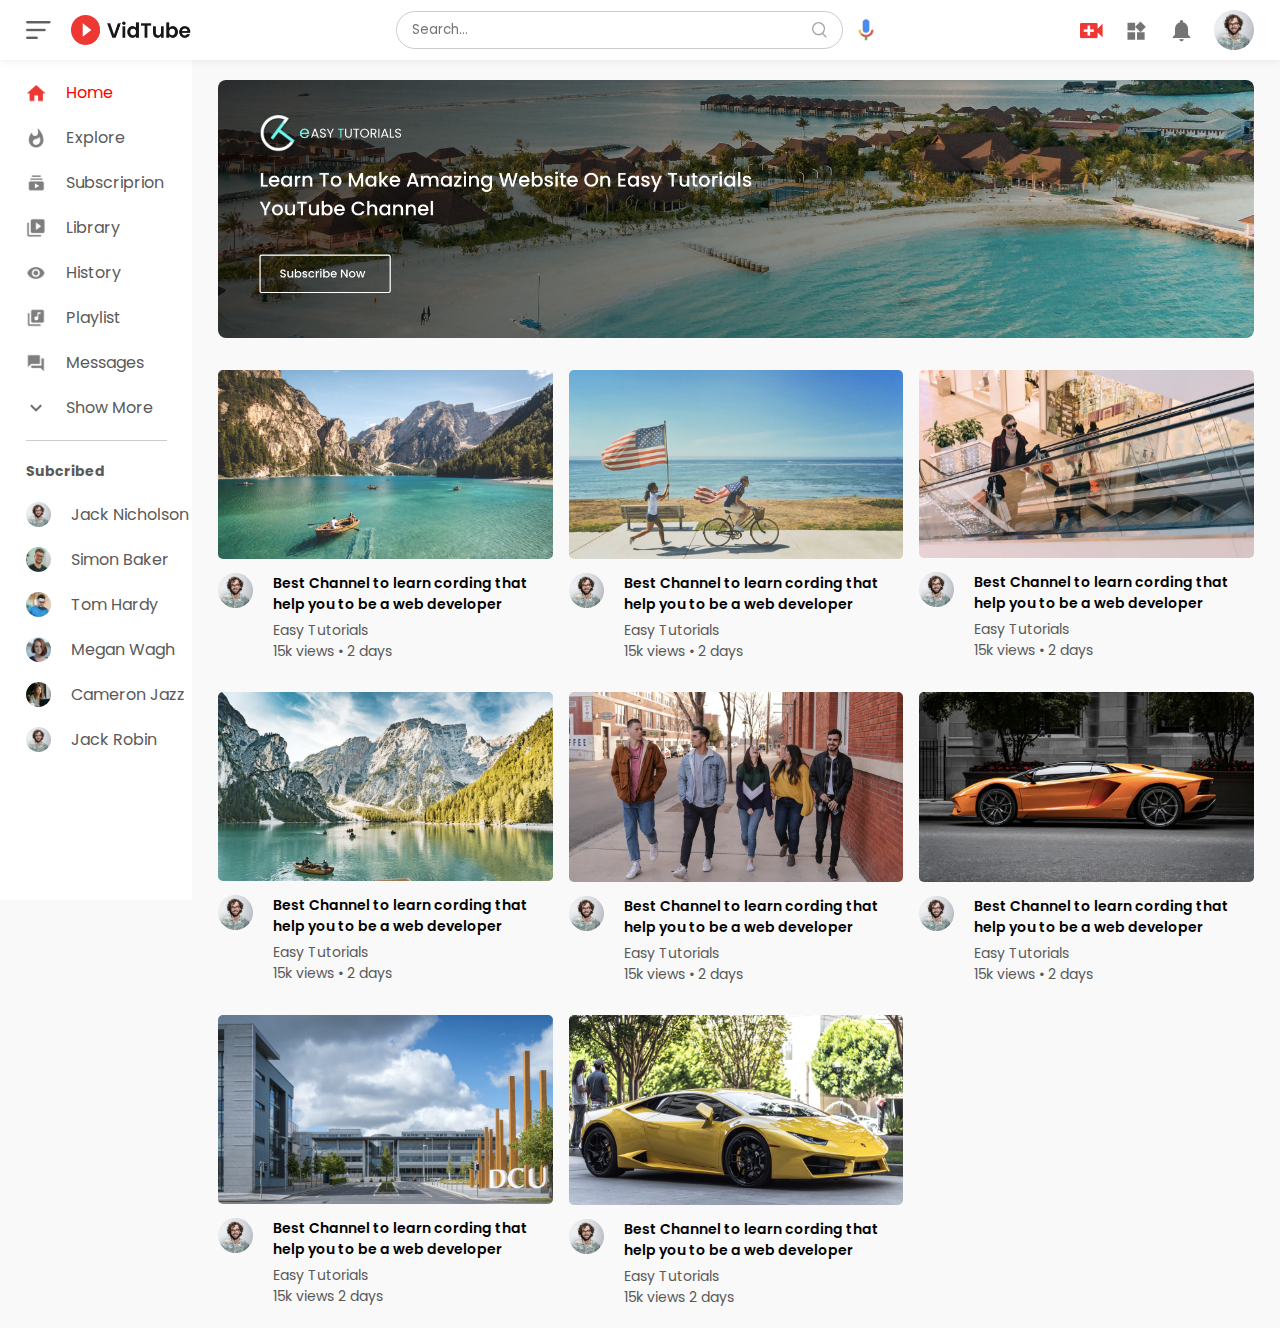
<file: index.html>
<!DOCTYPE html>
<html lang="en">
<head>
    <meta charset="UTF-8">
    <meta name="viewport" content="width=device-width, initial-scale=1.0">
    <title>Youtube Website</title>
    <link rel="stylesheet" href="css/style.css">
</head>
<body>
    <nav class="flex-div">
        <div class="nav-left flex-div">
            <img src="images/menu.png" alt="" class="menu-icon">
            <img src="images/logo.png" alt="" class="logo">

        </div>
        <div class="nav-middle flex-div">
            <div class="search-box flex-div">
                <input type="text" placeholder="Search...">
                <img src="images/search.png" alt="" srcset="">
            </div>

            <img src="images/voice-search.png" alt="" class="mic-icon">

        </div>



        <div class="nav-right flex-div">
            <img src="images/upload.png" alt="">
            <img src="images/more.png" alt="">
            <img src="images/notification.png" alt="">
            <img src="images/Jack.png" alt="" class="user-icon">

        </div>
    </nav>

    <!------------------- sidebar ------------------------>

    <div class="sidebar">
        <div class="shortcut-links">
            <a href=""> <img src="images/home.png" alt="" srcset=""> <p>Home</p> </a>
            <a href=""> <img src="images/explore.png" alt="" srcset=""> <p>Explore</p> </a>
            <a href=""> <img src="images/subscriprion.png" alt="" srcset=""> <p>Subscriprion</p> </a>
            <a href=""> <img src="images/library.png" alt="" srcset=""> <p>Library</p> </a>
            <a href=""> <img src="images/history.png" alt="" srcset=""> <p>History</p> </a>
            <a href=""> <img src="images/playlist.png" alt="" srcset=""> <p>Playlist</p> </a>
            <a href=""> <img src="images/messages.png" alt="" srcset=""> <p>Messages</p> </a>
            <a href=""> <img src="images/show-more.png" alt="" srcset=""> <p>Show More</p> </a>
            <hr/>
        </div>

        <div class="subcribed-list">
            <h3>Subcribed</h3>
            <a href=""> <img src="images/Jack.png" alt="" srcset=""> <p>Jack Nicholson </p> </a>
            <a href=""> <img src="images/simon.png" alt="" srcset=""> <p>Simon Baker</p> </a>
            <a href=""> <img src="images/tom.png" alt="" srcset=""> <p>Tom Hardy</p> </a>
            <a href=""> <img src="images/megan.png" alt="" srcset=""> <p>Megan Wagh</p> </a>
            <a href=""> <img src="images/cameron.png" alt="" srcset=""> <p>Cameron Jazz </p> </a>
            <a href=""> <img src="images/Jack.png" alt="" srcset=""> <p>Jack Robin </p> </a>
        </div>
    </div>

        <!-- -------- main content --------------------- -->
    <div class="container">
        <div class="banner">
            <img src="images/banner.png" alt="" srcset="">
        </div>
        
        <div class="list-container">
            <div class="vid-list">
                <a href="play-video.html">  
                    <img src="images/thumbnail1.png" alt="" class="thumbnail"></a>
              
                <div class="flex-div">
                    <img src="images/Jack.png" alt="">
                    <div class="vid-info">
                        <a href="play-video.html"> Best Channel to learn cording that help  you to be a web developer </a>
                        <p>Easy Tutorials</p>
                        <p>15k views &bull; 2 days</p>
                    </div>
                </div>
            </div>

            <div class="vid-list">
                <a href="">  <img src="images/thumbnail2.png" alt="" class="thumbnail"></a>
              
                <div class="flex-div">
                    <img src="images/Jack.png" alt="">
                    <div class="vid-info">
                        <a href=""> Best Channel to learn cording that help  you to be a web developer </a>
                        <p>Easy Tutorials</p>
                        <p>15k views &bull; 2 days</p>
                    </div>
                </div>
            </div>

            <div class="vid-list">
                <a href="">  <img src="images/thumbnail3.png" alt="" class="thumbnail"></a>
              
                <div class="flex-div">
                    <img src="images/Jack.png" alt="">
                    <div class="vid-info">
                        <a href=""> Best Channel to learn cording that help  you to be a web developer </a>
                        <p>Easy Tutorials</p>
                        <p>15k views &bull; 2 days</p>
                    </div>
                </div>
            </div>

            <div class="vid-list">
                <a href="">  <img src="images/thumbnail4.png" alt="" class="thumbnail"></a>
              
                <div class="flex-div">
                    <img src="images/Jack.png" alt="">
                    <div class="vid-info">
                        <a href=""> Best Channel to learn cording that help  you to be a web developer </a>
                        <p>Easy Tutorials</p>
                        <p>15k views &bull; 2 days</p>
                    </div>
                </div>
            </div>


            <div class="vid-list">
                <a href="">  <img src="images/thumbnail5.png" alt="" class="thumbnail"></a>
              
                <div class="flex-div">
                    <img src="images/Jack.png" alt="">
                    <div class="vid-info">
                        <a href=""> Best Channel to learn cording that help  you to be a web developer </a>
                        <p>Easy Tutorials</p>
                        <p>15k views &bull; 2 days</p>
                    </div>
                </div>
            </div>

            <div class="vid-list">
                <a href="">  <img src="images/thumbnail6.png" alt="" class="thumbnail"></a>
              
                <div class="flex-div">
                    <img src="images/Jack.png" alt="">
                    <div class="vid-info">
                        <a href=""> Best Channel to learn cording that help  you to be a web developer </a>
                        <p>Easy Tutorials</p>
                        <p>15k views &bull; 2 days</p>
                    </div>
                </div>
            </div>


            <div class="vid-list">
                <a href="">  <img src="images/thumbnail7.png" alt="" class="thumbnail"></a>
              
                <div class="flex-div">
                    <img src="images/Jack.png" alt="">
                    <div class="vid-info">
                        <a href=""> Best Channel to learn cording that help  you to be a web developer </a>
                        <p>Easy Tutorials</p>
                        <p>15k views 2 days</p>
                    </div>
                </div>
            </div>
            <div class="vid-list">
                <a href="">  <img src="images/thumbnail8.png" alt="" class="thumbnail"></a>
              
                <div class="flex-div">
                    <img src="images/Jack.png" alt="">
                    <div class="vid-info">
                        <a href=""> Best Channel to learn cording that help  you to be a web developer </a>
                        <p>Easy Tutorials</p>
                        <p>15k views 2 days</p>
                    </div>
                </div>
            </div>


        </div>


    </div>




    <script src="js/script.js"></script>
</body>
</html>
</file>
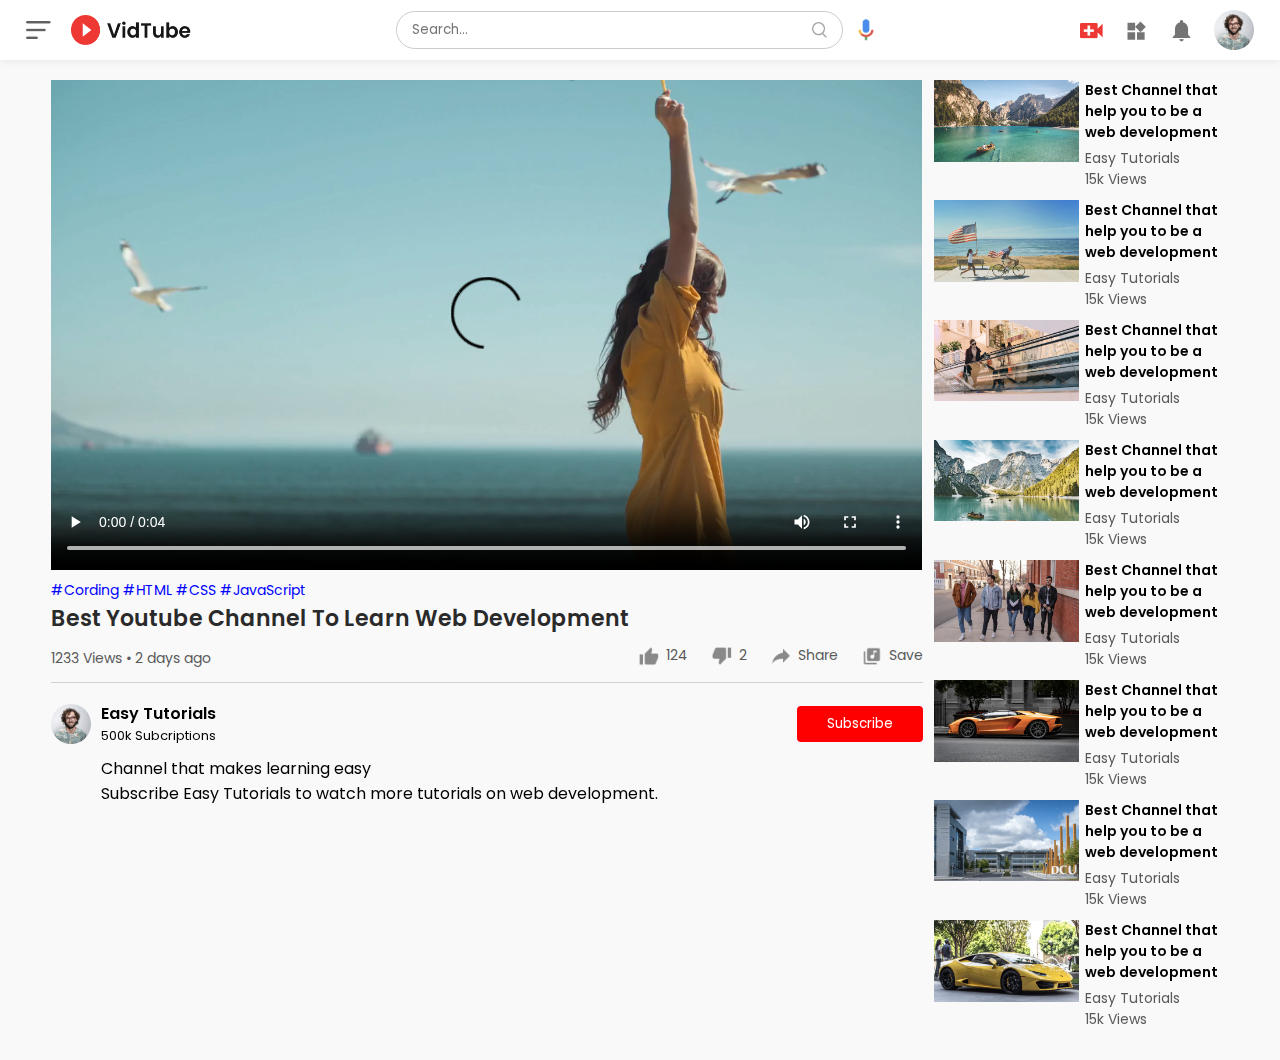
<file: play-video.html>
<!DOCTYPE html>
<html lang="en">

<head>
    <meta charset="UTF-8">
    <meta name="viewport" content="width=device-width, initial-scale=1.0">
    <title>Play Video - Youtube Channel</title>
    <link rel="stylesheet" href="css/style.css">
</head>

<body>
    <nav class="flex-div">
        <div class="nav-left flex-div">
            <img src="images/menu.png" alt="" class="menu-icon">
            <img src="images/logo.png" alt="" class="logo">

        </div>
        <div class="nav-middle flex-div">
            <div class="search-box flex-div">
                <input type="text" placeholder="Search...">
                <img src="images/search.png" alt="" srcset="">
            </div>
            <img src="images/voice-search.png" alt="" class="mic-icon">
        </div>
        <div class="nav-right flex-div">
            <img src="images/upload.png" alt="">
            <img src="images/more.png" alt="">
            <img src="images/notification.png" alt="">
            <img src="images/Jack.png" alt="" class="user-icon">

        </div>
    </nav>




<div class="container play-container">









    

<div class="row">

    
<div class="play-video">
<video controls autoplay>
<source src="images/video.mp4" type="video/mp4" >
</video>

<div class="tags">
<a href="">#Cording</a>
<a href="">#HTML</a>
<a href="">#CSS</a>
<a href="">#JavaScript</a>
</div>

<h3>Best Youtube Channel To Learn Web Development</h3>
<div class="play-video-info">
<p>1233 Views &bull; 2 days ago</p>
<div>
    <a href=""><img src="images/like.png" alt="" srcset=""> 124</a>
    <a href=""><img src="images/dislike.png" alt="" srcset="">2</a>
    <a href=""><img src="images/share.png" alt="" srcset="">Share</a>
    <a href=""><img src="images/save.png" alt="" srcset="">Save</a>
</div>
</div>

<hr/>

<div class="publisher">
    <img src="images/Jack.png" alt="" srcset="">

    <div>    
        <p>Easy Tutorials</p>
        <span>500k Subcriptions</span>
    </div>

    <button type="button">Subscribe</button>
</div>

    <div class="vid-description">
        <p>Channel that makes learning easy</p>
        <p>Subscribe Easy Tutorials to watch more tutorials on web development.</p>
    </div>




</div>
<div class="right-sidebar">

<div class="side-video-list">
    <a href="" class="small-thumbnail"><img src="images/thumbnail1.png" alt="" srcset="">
    </a>
<div class="vid-info">
    <a href=""> Best Channel that help you to be a web development</a>
    <p>Easy Tutorials </p>
    <p>15k Views</p>
</div>
</div>


<div class="side-video-list">
    <a href="" class="small-thumbnail"><img src="images/thumbnail2.png" alt="" srcset="">
    </a>
<div class="vid-info">
    <a href=""> Best Channel that help you to be a web development</a>
    <p>Easy Tutorials </p>
    <p>15k Views</p>
</div>
</div>


<div class="side-video-list">
    <a href="" class="small-thumbnail"><img src="images/thumbnail3.png" alt="" srcset="">
    </a>
<div class="vid-info">
    <a href=""> Best Channel that help you to be a web development</a>
    <p>Easy Tutorials </p>
    <p>15k Views</p>
</div>
</div>


<div class="side-video-list">
    <a href="" class="small-thumbnail"><img src="images/thumbnail4.png" alt="" srcset="">
    </a>
<div class="vid-info">
    <a href=""> Best Channel that help you to be a web development</a>
    <p>Easy Tutorials </p>
    <p>15k Views</p>
</div>
</div>


<div class="side-video-list">
    <a href="" class="small-thumbnail"><img src="images/thumbnail5.png" alt="" srcset="">
    </a>
<div class="vid-info">
    <a href="#"> Best Channel that help you to be a web development</a>
    <p>Easy Tutorials </p>
    <p>15k Views</p>
</div>
</div>


<div class="side-video-list">
    <a href="" class="small-thumbnail"><img src="images/thumbnail6.png" alt="" srcset="">
    </a>
<div class="vid-info">
    <a href=""> Best Channel that help you to be a web development</a>
    <p>Easy Tutorials </p>
    <p>15k Views</p>
</div>
</div>


<div class="side-video-list">
    <a href="" class="small-thumbnail"><img src="images/thumbnail7.png" alt="" srcset="">
    </a>
<div class="vid-info">
    <a href=""> Best Channel that help you to be a web development</a>
    <p>Easy Tutorials </p>
    <p>15k Views</p>
</div>
</div>


<div class="side-video-list">
    <a href="" class="small-thumbnail"><img src="images/thumbnail8.png" alt="" srcset="">
    </a>
<div class="vid-info">
    <a href=""> Best Channel that help you to be a web development</a>
    <p>Easy Tutorials </p>
    <p>15k Views</p>
</div>
</div>









</div>


</div>
</div>
    <script src="js/script.js"></script>
</body>

</html>
</file>
<file: css/style.css>
@import url("https://fonts.googleapis.com/css2?family=Poppins:wght@300;400;500;600;700&display=swap");
* {
  margin: 0;
  padding: 0;
  box-sizing: border-box;
  font-family: "Poppins", sans-serif;
}

a {
  text-decoration: none;
  color: #5a5a5a;
}

img {
  cursor: pointer;
}

.flex-div {
  display: flex;
  align-items: center;
}

nav {
  padding: 10px 2%;
  justify-content: space-between;
  box-shadow: 0 0 10px rgba(0, 0, 0, 0.09);
  background-color: #fff;
  position: sticky;
  top: 0;
  z-index: 100;
}

.nav-right img {
  width: 25px;
  margin-right: 20px;
}

.nav-right .user-icon {
  width: 40px;
  border-radius: 50%;
  margin-right: 0px;
}

.nav-left .menu-icon {
  width: 25px;
  margin-right: 20px;
}

.nav-left .logo {
  width: 120px;
}

.nav-middle .mic-icon {
  width: 16px;
}

.nav-middle .search-box {
  border: 1px solid #ccc;
  margin-right: 15px;
  padding: 8px 15px;
  border-radius: 25px;
}

.nav-middle .search-box input {
  border: none;
  outline: none;
  width: 400px;
  background: transparent;
}

.nav-middle img {
  width: 15px;
}

/* sidebar css */
.sidebar {
  background: #fff;
  width: 15%;
  height: 100vh;
  position: fixed;
  padding-left: 2%;
  padding-top: 80px;
  top: 0;
}

.small-sidebar {
  width: 5%;
}

.small-sidebar a p {
  display: none;
}

.small-sidebar h3 {
  display: none;
}

.small-sidebar hr {
  width: 50%;
  margin-bottom: 25px;
}

.shortcut-links a img {
  width: 20px;
  margin-right: 20px;
}

.shortcut-links a {
  display: flex;
  align-items: center;
  margin-bottom: 20px;
  width: fit-content;
  flex-wrap: wrap;
}

.shortcut-links a:first-child {
  color: red;
}

.sidebar hr {
  border: 0;
  height: 1px;
  background: #ccc;
  width: 85%;
}

.subcribed-list h3 {
  font-size: 14px;
  margin: 20px 0;
  color: #5a5a5a;
}

.subcribed-list a {
  display: flex;
  align-items: center;
  margin-bottom: 20px;
  width: fit-content;
  flex-wrap: wrap;
}

.subcribed-list a img {
  width: 25px;
  border-radius: 50%;
  margin-right: 20px;
}

.container {
  background: #f9f9f9;
  padding-left: 17%;
  padding-right: 2%;
  padding-top: 20px;
  padding-bottom: 20px;
}

.large-container {
  padding-left: 7%;
}

.banner {
  width: 100%;
}

.banner img {
  width: 100%;
  border-radius: 8px;
}


.list-container {
  display: grid;
  grid-template-columns: repeat(auto-fit, minmax(300px, 1fr));
  grid-column-gap: 16px;
  grid-row-gap: 30px;
  margin-top: 25px;
}

.vid-list .thumbnail {
  width: 100%;
  border-radius: 5px;
}

.vid-list .flex-div {
  align-items: flex-start;
  margin-top: 7px;
}

.vid-list .flex-div img {
  width: 35px;
  height: 35px;
  border-radius: 50%;
  margin-right: 20px;
}

.vid-info {
  color: #5a5a5a;
  font-size: 14px;
}

.vid-info a {
  color: #000;
  font-weight: 600;
  display: block;
  margin-bottom: 5px;
}

@media (max-width: 900px) {
  .menu-icon {
    display: none;
  }
  .sidebar {
    display: none;
  }

  .container,
  .large-container {
    padding-left: 5%;
    padding-right: 5%;
  }

  .nav-right img {
    display: none;
  }
  .nav-right .user-icon {
    display: block;
    width: 30px;
  }

  .nav-middle .search-box input {
    width: 100px;
  }
  .nav-middle .mic-icon {
    display: none;
  }
  .logo {
    width: 86px;
  }
}

/* ---- Video play page css code ------------ */

.play-container {
  padding-left: 4%;
  padding-right: 4%;
}

.row {
  display: flex;
  justify-content: space-between;
  flex-wrap: wrap;
}

.play-video {
  flex-basis: 74%;
}

.right-sidebar {
  flex-basis: 25%;
}

.play-video video {
  width: 100%;
}

.side-video-list {
  display: flex;
  justify-content: space-between;

  margin-bottom: 10px;
}

.side-video-list img {
  width: 100%;
}

.side-video-list .small-thumbnail {
  flex-basis: 49%;
}

.side-video-list .vid-info {
  flex-basis: 49%;
}

.play-video .tags a {
  color: #0000ff;
  font-size: 14px;
}

.play-video h3 {
  font-weight: 600;
  color: #2a2a2a;
  font-size: 22px;
}

.play-video .play-video-info {
  display: flex;
  align-items: center;
  justify-content: space-between;
  flex-wrap: wrap;
  margin-top: 10px;
  font-size: 14px;
  color: #5a5a5a;
}

.play-video .play-video-info a {
  display: inline-flex;
  margin-left: 20px;
  align-items: center;
}

.play-video .play-video-info a img {
  width: 20px;
  margin-right: 7px;
}


.play-video hr{
  border: none;
  height: 1px;
  background: #d1d1d1;
  margin: 10px 0;
}

.publisher{
  display: flex;
  align-items: center;
  margin-top: 20px;
}

.publisher div{
  flex: 1;
  line-height: 21px;
}

.publisher img{
  width: 40px;
  border-radius: 50%;
  margin-right: 10px;
}

.publisher div p{
color: #000;
font-weight: 600;
}


.publisher div span{
  font-size: 13px;

}

.publisher button{
  background: red;
  color: #fff;
  padding: 8px 30px;
  border: 0;
  outline: 0;
  border-radius: 4px;
  cursor: pointer;

}

.vid-description {
  padding-left: 50px;
  margin-top: 10px;
}



@media (max-width:900px){
  .play-video{
    flex-basis: 100%;
  }
.right-sidebar{
  flex-basis: 100%;
}

}
</file>
